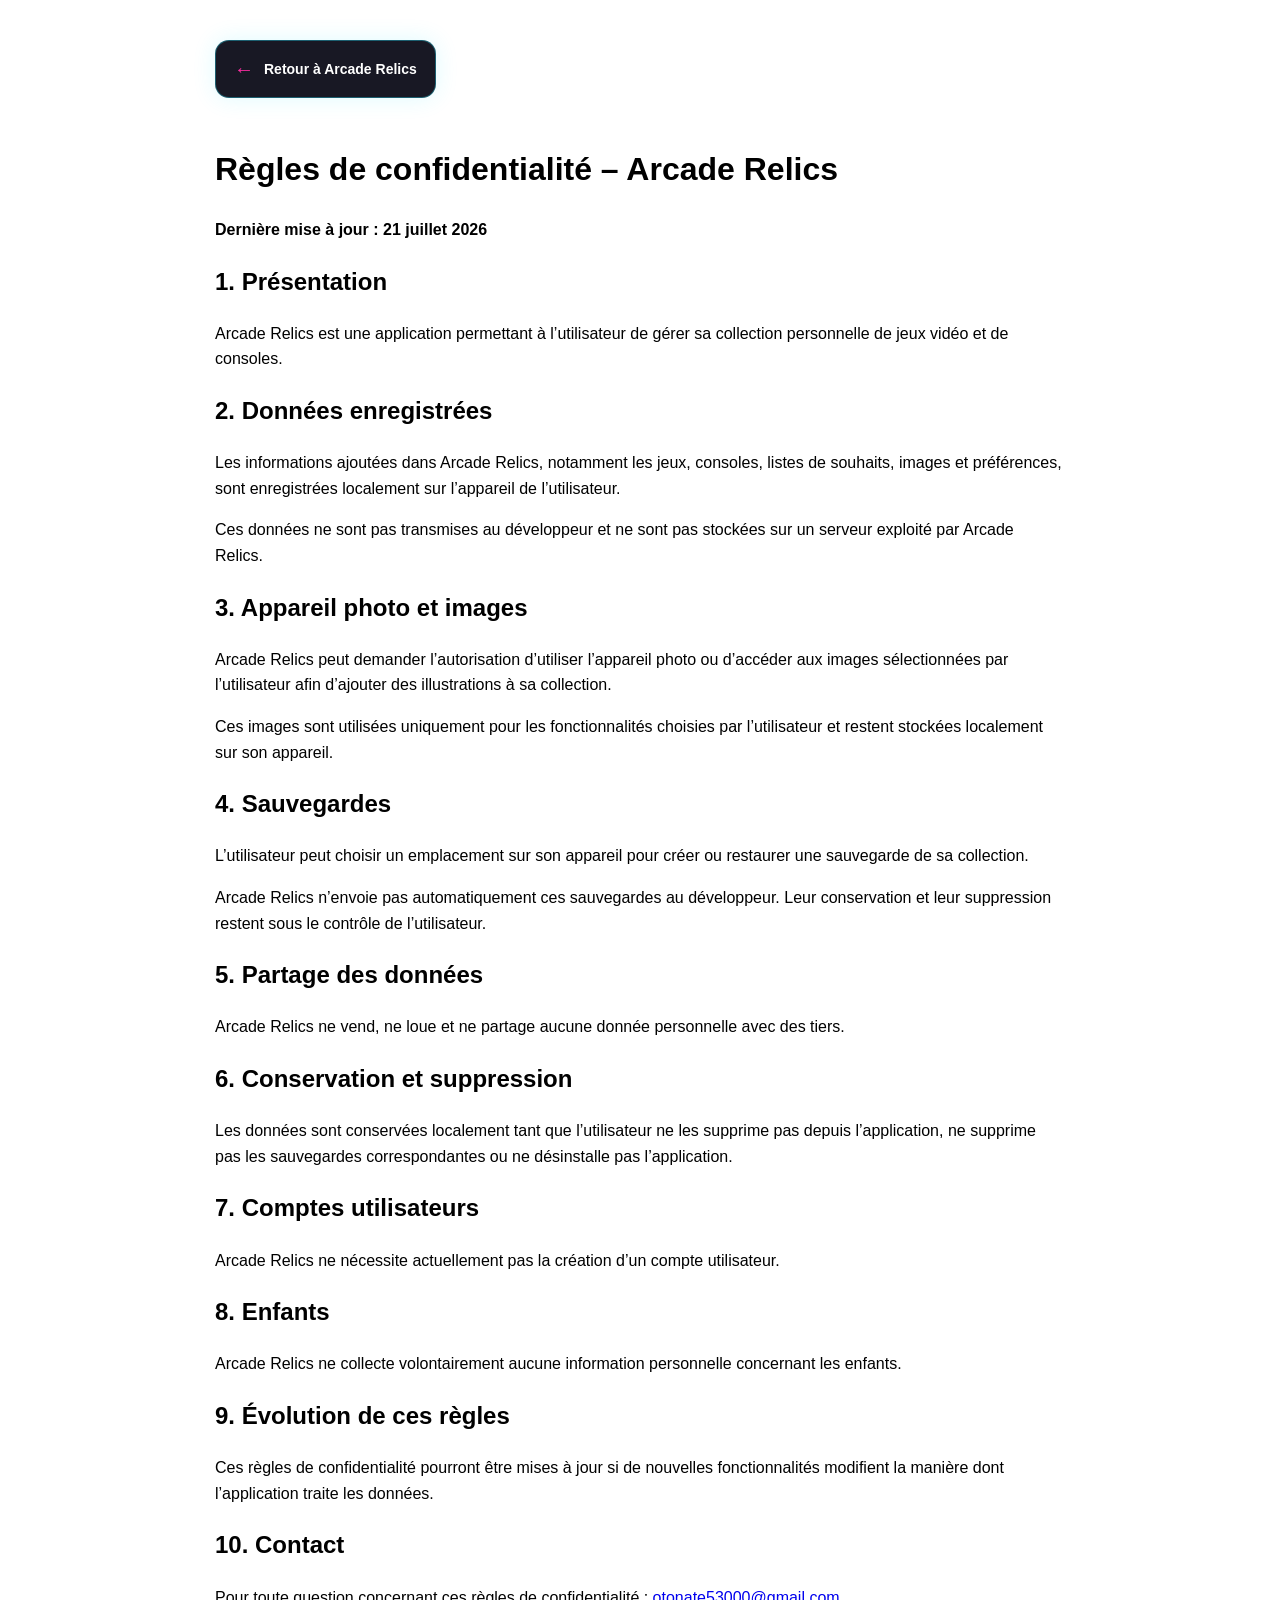
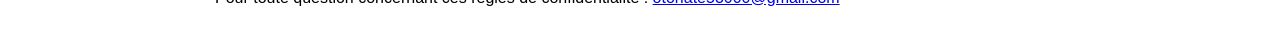
<file: politique-confidentialite/index.html>
<!DOCTYPE html>
<html lang="fr">

<head>
    <meta charset="UTF-8">

    <meta
        name="viewport"
        content="width=device-width, initial-scale=1.0"
    >

    <title>Règles de confidentialité – Arcade Relics</title>

    <style>
        body {
            max-width: 850px;
            margin: 40px auto;
            padding: 0 20px;

            font-family: Arial, sans-serif;
            line-height: 1.6;
        }

        .back-button {
            display: inline-flex;
            align-items: center;
            gap: 10px;

            margin-bottom: 25px;
            padding: 12px 18px;

            border: 1px solid rgba(38, 230, 255, 0.35);
            border-radius: 14px;

            color: #ffffff;
            background: rgba(12, 12, 25, 0.95);
            box-shadow: 0 0 22px rgba(38, 230, 255, 0.15);

            font-size: 14px;
            font-weight: 700;
            text-decoration: none;

            transition:
                transform 0.2s ease,
                border-color 0.2s ease,
                box-shadow 0.2s ease;
        }

        .back-button:hover {
            transform: translateY(-2px);
            border-color: #26e6ff;
            box-shadow: 0 0 28px rgba(38, 230, 255, 0.3);
        }

        .back-button span {
            color: #ff2da4;
            font-size: 20px;
        }

        @media (max-width: 600px) {
            body {
                margin-top: 20px;
            }

            .back-button {
                padding: 10px 14px;
            }
        }
    </style>
</head>

<body>

    <a href="/" class="back-button">
        <span aria-hidden="true">←</span>
        Retour à Arcade Relics
    </a>

    <h1>Règles de confidentialité – Arcade Relics</h1>

    <p>
        <strong>Dernière mise à jour : 21 juillet 2026</strong>
    </p>

    <h2>1. Présentation</h2>

    <p>
        Arcade Relics est une application permettant à l’utilisateur de gérer
        sa collection personnelle de jeux vidéo et de consoles.
    </p>

    <h2>2. Données enregistrées</h2>

    <p>
        Les informations ajoutées dans Arcade Relics, notamment les jeux,
        consoles, listes de souhaits, images et préférences, sont enregistrées
        localement sur l’appareil de l’utilisateur.
    </p>

    <p>
        Ces données ne sont pas transmises au développeur et ne sont pas
        stockées sur un serveur exploité par Arcade Relics.
    </p>

    <h2>3. Appareil photo et images</h2>

    <p>
        Arcade Relics peut demander l’autorisation d’utiliser l’appareil photo
        ou d’accéder aux images sélectionnées par l’utilisateur afin d’ajouter
        des illustrations à sa collection.
    </p>

    <p>
        Ces images sont utilisées uniquement pour les fonctionnalités choisies
        par l’utilisateur et restent stockées localement sur son appareil.
    </p>

    <h2>4. Sauvegardes</h2>

    <p>
        L’utilisateur peut choisir un emplacement sur son appareil pour créer
        ou restaurer une sauvegarde de sa collection.
    </p>

    <p>
        Arcade Relics n’envoie pas automatiquement ces sauvegardes au
        développeur. Leur conservation et leur suppression restent sous le
        contrôle de l’utilisateur.
    </p>

    <h2>5. Partage des données</h2>

    <p>
        Arcade Relics ne vend, ne loue et ne partage aucune donnée personnelle
        avec des tiers.
    </p>

    <h2>6. Conservation et suppression</h2>

    <p>
        Les données sont conservées localement tant que l’utilisateur ne les
        supprime pas depuis l’application, ne supprime pas les sauvegardes
        correspondantes ou ne désinstalle pas l’application.
    </p>

    <h2>7. Comptes utilisateurs</h2>

    <p>
        Arcade Relics ne nécessite actuellement pas la création d’un compte
        utilisateur.
    </p>

    <h2>8. Enfants</h2>

    <p>
        Arcade Relics ne collecte volontairement aucune information personnelle
        concernant les enfants.
    </p>

    <h2>9. Évolution de ces règles</h2>

    <p>
        Ces règles de confidentialité pourront être mises à jour si de nouvelles
        fonctionnalités modifient la manière dont l’application traite les
        données.
    </p>

    <h2>10. Contact</h2>

    <p>
        Pour toute question concernant ces règles de confidentialité :
        <a href="mailto:otonate53000@gmail.com">otonate53000@gmail.com</a>
    </p>

</body>
</html>
</file>
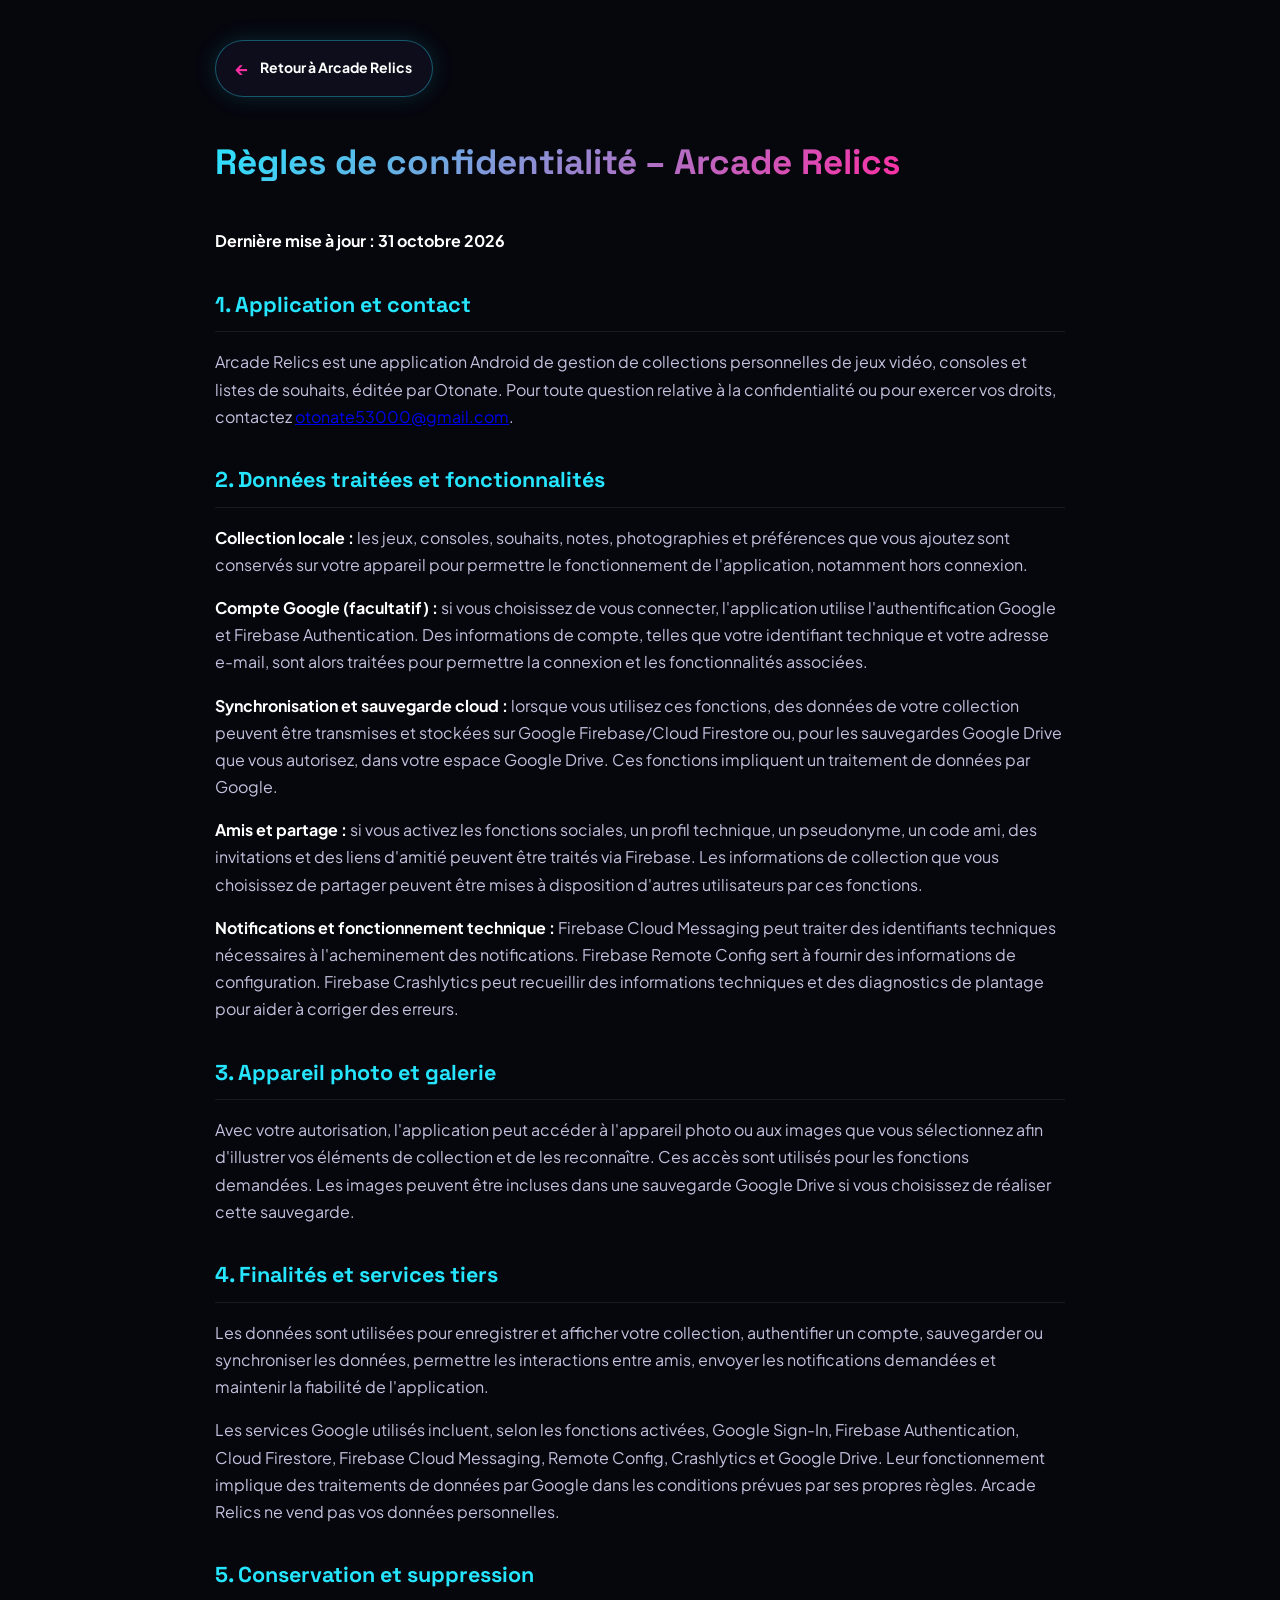
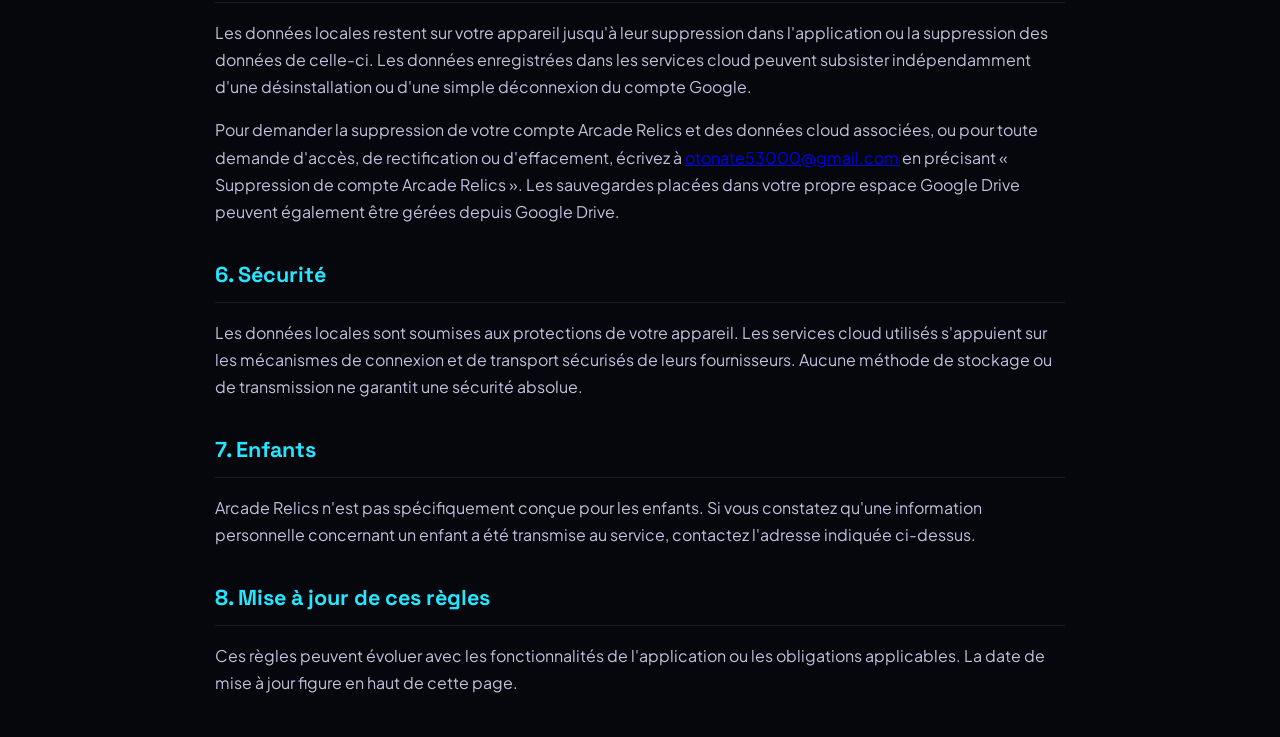
<file: pages/confidentialite.html>
<!DOCTYPE html>
<html lang="fr">
<head>
    <meta charset="UTF-8">
    <meta name="viewport" content="width=device-width, initial-scale=1.0">
    <meta name="description" content="Règles de confidentialité de l’application Android Arcade Relics.">
    <title>Règles de confidentialité – Arcade Relics</title>
    <link rel="preconnect" href="https://fonts.googleapis.com">
    <link rel="preconnect" href="https://fonts.gstatic.com" crossorigin>
    <link href="https://fonts.googleapis.com/css2?family=Plus+Jakarta+Sans:wght@400;500;600;700&family=Space+Grotesk:wght@600;700&display=swap" rel="stylesheet">
    <link rel="stylesheet" href="../assets/css/confidentialite.css">
</head>
<body>
    <a href="../index.html" class="back-button">
        <span aria-hidden="true">←</span>
        Retour à Arcade Relics
    </a>

    <h1>Règles de confidentialité – Arcade Relics</h1>
    <p><strong>Dernière mise à jour : 31 octobre 2026</strong></p>

    <h2>1. Application et contact</h2>
    <p>Arcade Relics est une application Android de gestion de collections personnelles de jeux vidéo, consoles et listes de souhaits, éditée par Otonate. Pour toute question relative à la confidentialité ou pour exercer vos droits, contactez <a href="mailto:otonate53000@gmail.com">otonate53000@gmail.com</a>.</p>

    <h2>2. Données traitées et fonctionnalités</h2>
    <p><strong>Collection locale :</strong> les jeux, consoles, souhaits, notes, photographies et préférences que vous ajoutez sont conservés sur votre appareil pour permettre le fonctionnement de l'application, notamment hors connexion.</p>
    <p><strong>Compte Google (facultatif) :</strong> si vous choisissez de vous connecter, l'application utilise l'authentification Google et Firebase Authentication. Des informations de compte, telles que votre identifiant technique et votre adresse e-mail, sont alors traitées pour permettre la connexion et les fonctionnalités associées.</p>
    <p><strong>Synchronisation et sauvegarde cloud :</strong> lorsque vous utilisez ces fonctions, des données de votre collection peuvent être transmises et stockées sur Google Firebase/Cloud Firestore ou, pour les sauvegardes Google Drive que vous autorisez, dans votre espace Google Drive. Ces fonctions impliquent un traitement de données par Google.</p>
    <p><strong>Amis et partage :</strong> si vous activez les fonctions sociales, un profil technique, un pseudonyme, un code ami, des invitations et des liens d'amitié peuvent être traités via Firebase. Les informations de collection que vous choisissez de partager peuvent être mises à disposition d'autres utilisateurs par ces fonctions.</p>
    <p><strong>Notifications et fonctionnement technique :</strong> Firebase Cloud Messaging peut traiter des identifiants techniques nécessaires à l'acheminement des notifications. Firebase Remote Config sert à fournir des informations de configuration. Firebase Crashlytics peut recueillir des informations techniques et des diagnostics de plantage pour aider à corriger des erreurs.</p>

    <h2>3. Appareil photo et galerie</h2>
    <p>Avec votre autorisation, l'application peut accéder à l'appareil photo ou aux images que vous sélectionnez afin d'illustrer vos éléments de collection et de les reconnaître. Ces accès sont utilisés pour les fonctions demandées. Les images peuvent être incluses dans une sauvegarde Google Drive si vous choisissez de réaliser cette sauvegarde.</p>

    <h2>4. Finalités et services tiers</h2>
    <p>Les données sont utilisées pour enregistrer et afficher votre collection, authentifier un compte, sauvegarder ou synchroniser les données, permettre les interactions entre amis, envoyer les notifications demandées et maintenir la fiabilité de l'application.</p>
    <p>Les services Google utilisés incluent, selon les fonctions activées, Google Sign-In, Firebase Authentication, Cloud Firestore, Firebase Cloud Messaging, Remote Config, Crashlytics et Google Drive. Leur fonctionnement implique des traitements de données par Google dans les conditions prévues par ses propres règles. Arcade Relics ne vend pas vos données personnelles.</p>

    <h2>5. Conservation et suppression</h2>
    <p>Les données locales restent sur votre appareil jusqu'à leur suppression dans l'application ou la suppression des données de celle-ci. Les données enregistrées dans les services cloud peuvent subsister indépendamment d'une désinstallation ou d'une simple déconnexion du compte Google.</p>
    <p>Pour demander la suppression de votre compte Arcade Relics et des données cloud associées, ou pour toute demande d'accès, de rectification ou d'effacement, écrivez à <a href="mailto:otonate53000@gmail.com">otonate53000@gmail.com</a> en précisant « Suppression de compte Arcade Relics ». Les sauvegardes placées dans votre propre espace Google Drive peuvent également être gérées depuis Google Drive.</p>

    <h2>6. Sécurité</h2>
    <p>Les données locales sont soumises aux protections de votre appareil. Les services cloud utilisés s'appuient sur les mécanismes de connexion et de transport sécurisés de leurs fournisseurs. Aucune méthode de stockage ou de transmission ne garantit une sécurité absolue.</p>

    <h2>7. Enfants</h2>
    <p>Arcade Relics n'est pas spécifiquement conçue pour les enfants. Si vous constatez qu'une information personnelle concernant un enfant a été transmise au service, contactez l'adresse indiquée ci-dessus.</p>

    <h2>8. Mise à jour de ces règles</h2>
    <p>Ces règles peuvent évoluer avec les fonctionnalités de l'application ou les obligations applicables. La date de mise à jour figure en haut de cette page.</p>
</body>
</html>
</file>
<file: assets/css/confidentialite.css>
body {
    max-width: 850px;
    margin: 40px auto;
    padding: 0 24px;
    font-family: 'Plus Jakarta Sans', system-ui, -apple-system, sans-serif;
    line-height: 1.7;
    color: #c2c2de;
    background-color: #06060d;
}

h1, h2, h3 {
    font-family: 'Space Grotesk', system-ui, -apple-system, sans-serif;
    color: #ffffff;
    margin-top: 32px;
    margin-bottom: 14px;
}

h1 {
    font-size: 2.2rem;
    background: linear-gradient(135deg, #26e6ff 0%, #ff2da4 100%);
    -webkit-background-clip: text;
    -webkit-text-fill-color: transparent;
    display: inline-block;
    margin-top: 10px;
    margin-bottom: 20px;
}

h2 {
    font-size: 1.35rem;
    color: #26e6ff;
    border-bottom: 1px solid rgba(255, 255, 255, 0.08);
    padding-bottom: 8px;
}

p {
    margin-bottom: 16px;
}

strong {
    color: #ffffff;
}

.back-button {
    display: inline-flex;
    align-items: center;
    gap: 10px;
    margin-bottom: 25px;
    padding: 12px 20px;
    border: 1px solid rgba(38, 230, 255, 0.35);
    border-radius: 9999px;
    color: #ffffff;
    background: rgba(16, 16, 32, 0.85);
    box-shadow: 0 0 22px rgba(38, 230, 255, 0.15);
    font-size: 14px;
    font-weight: 700;
    text-decoration: none;
    transition: transform 0.2s ease, border-color 0.2s ease, box-shadow 0.2s ease;
}

.back-button:hover {
    transform: translateY(-2px);
    border-color: #26e6ff;
    box-shadow: 0 0 28px rgba(38, 230, 255, 0.3);
}

.back-button span {
    color: #ff2da4;
    font-size: 18px;
}

@media (max-width: 600px) {
    body {
        margin-top: 20px;
    }

    h1 {
        font-size: 1.7rem;
    }

    .back-button {
        padding: 10px 16px;
    }
}
</file>
